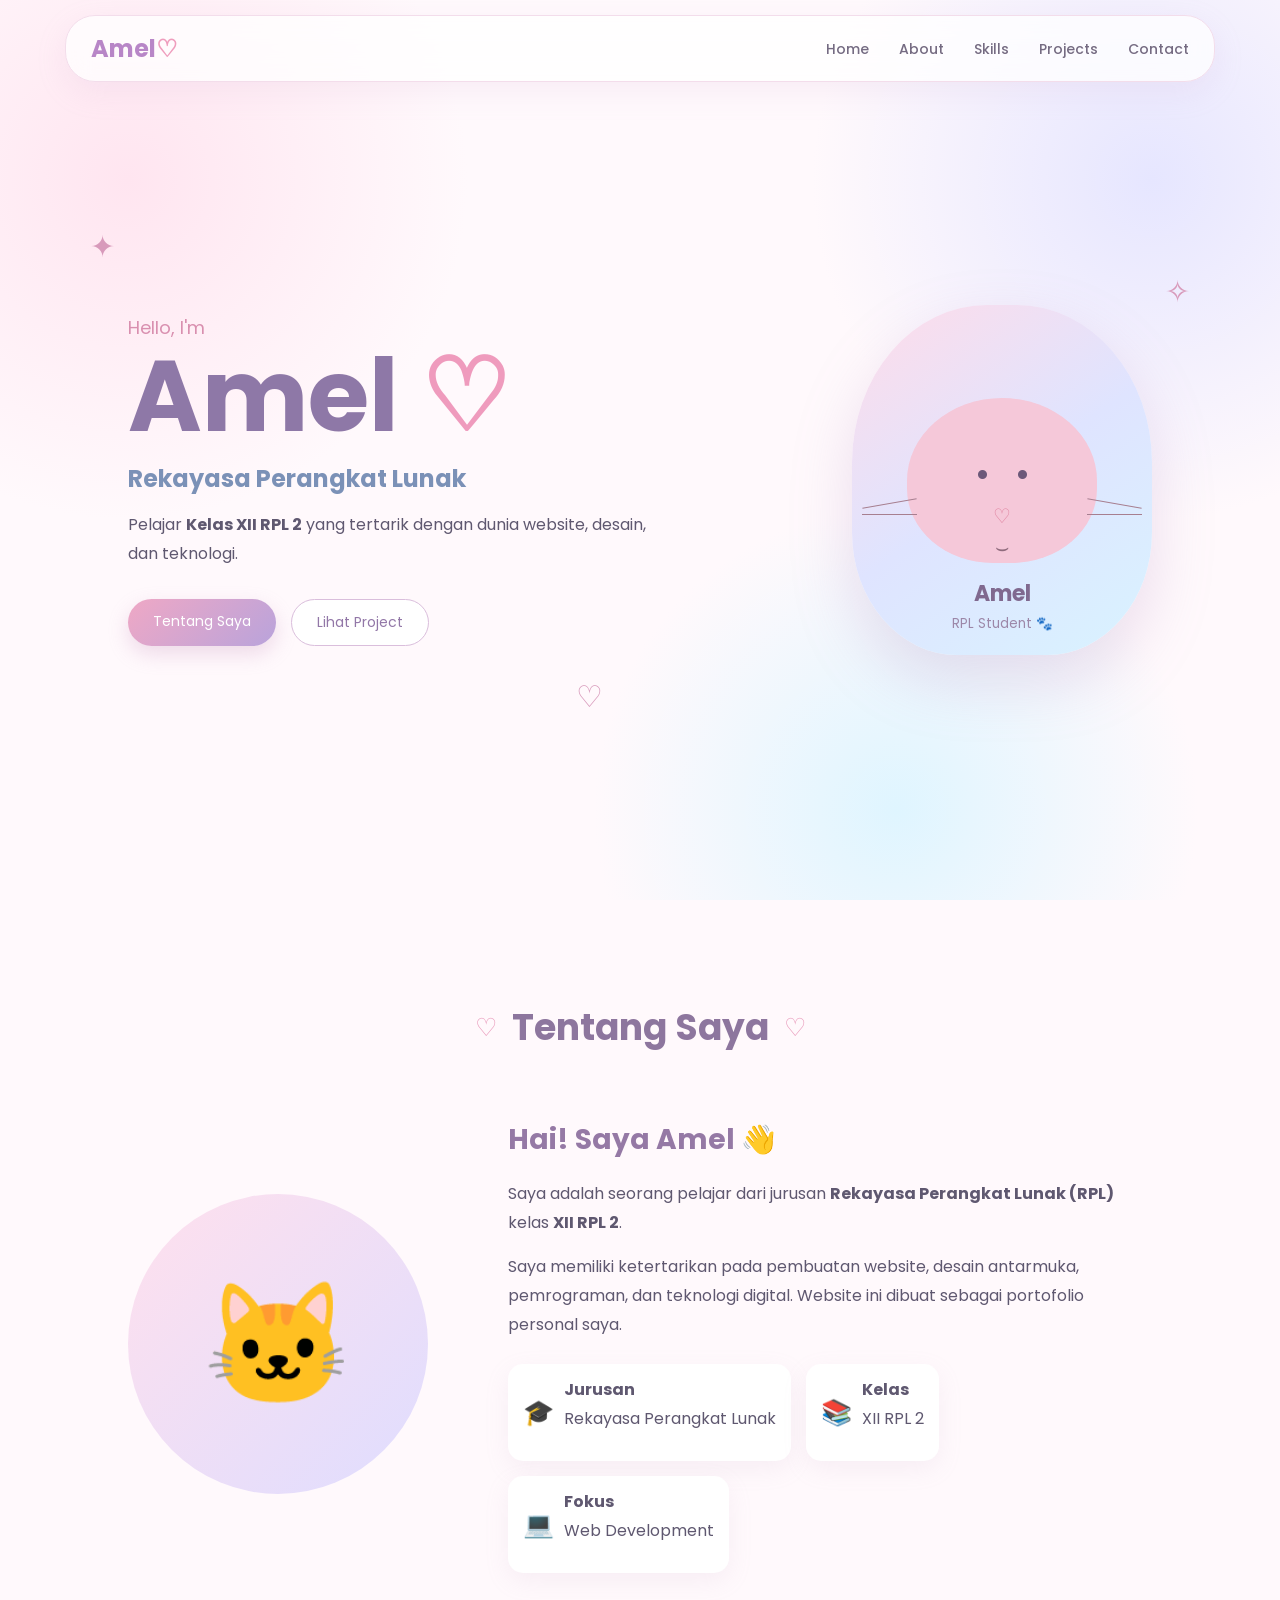
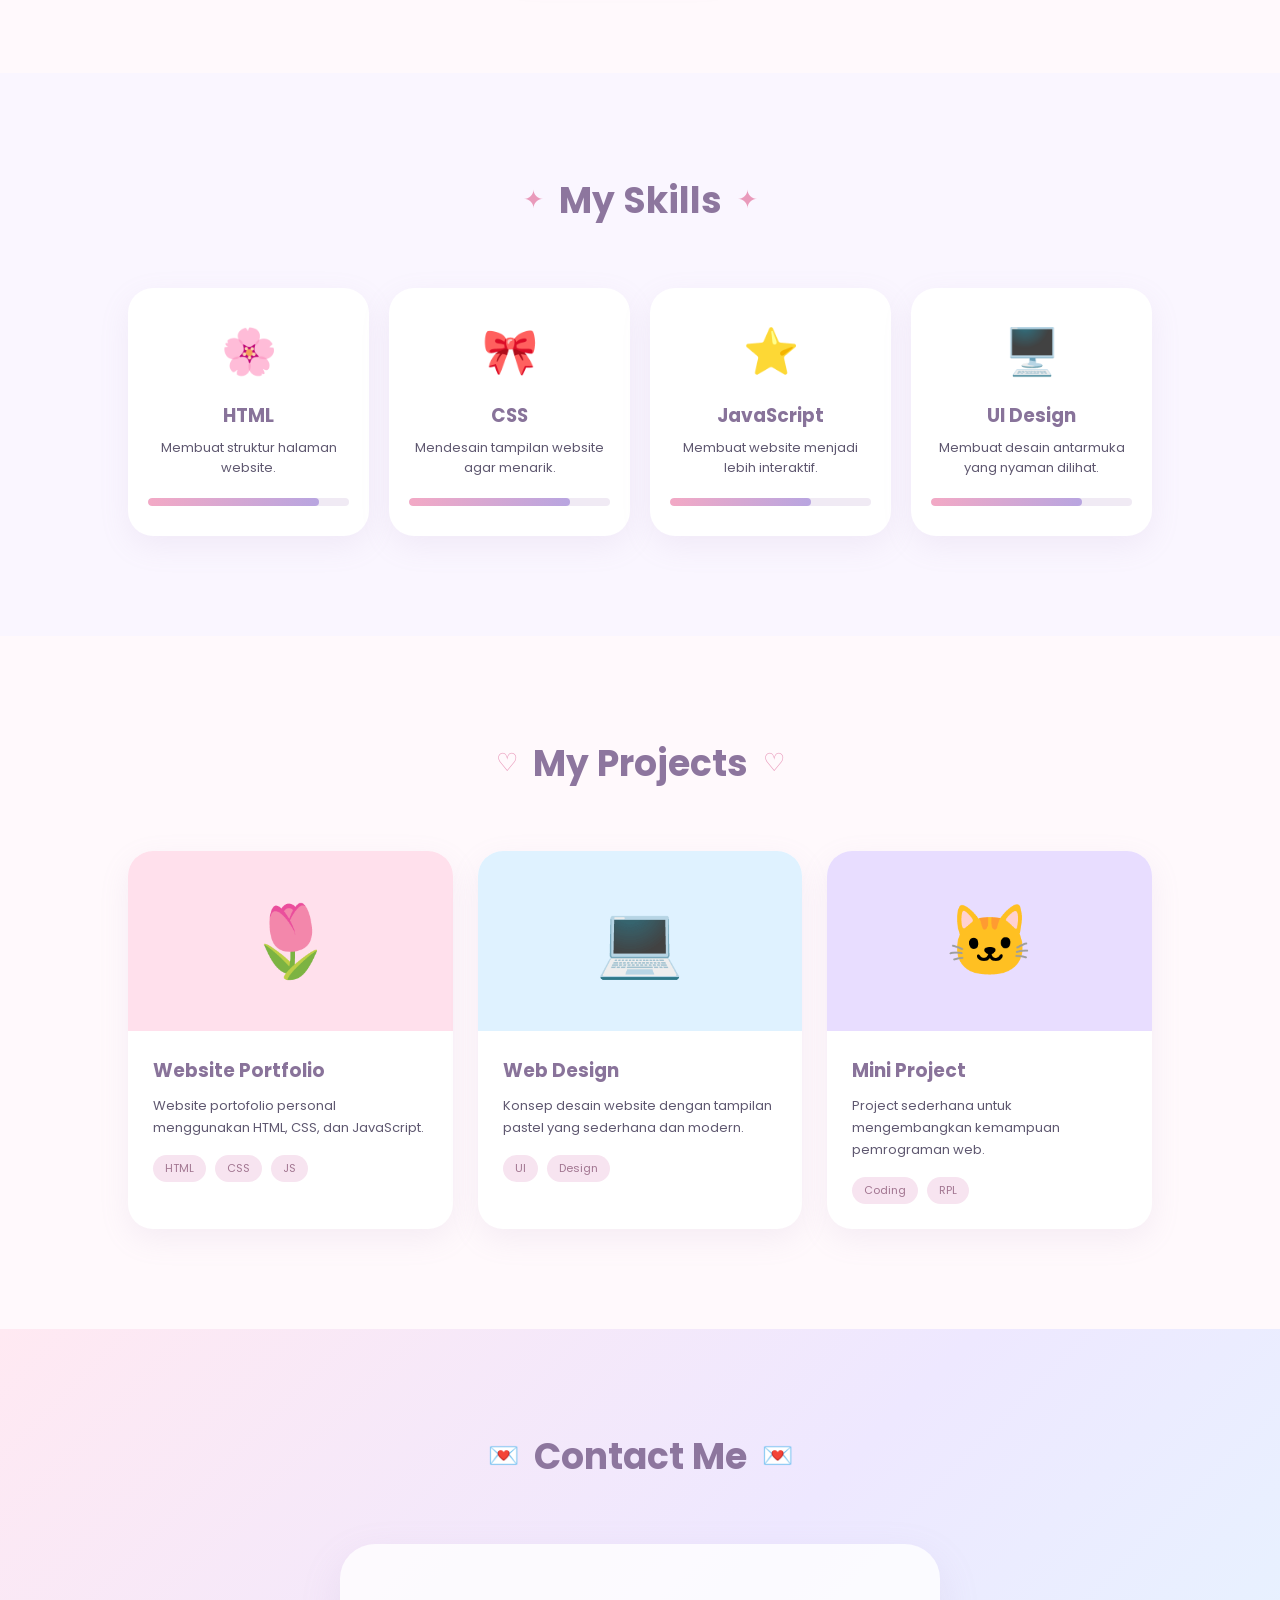
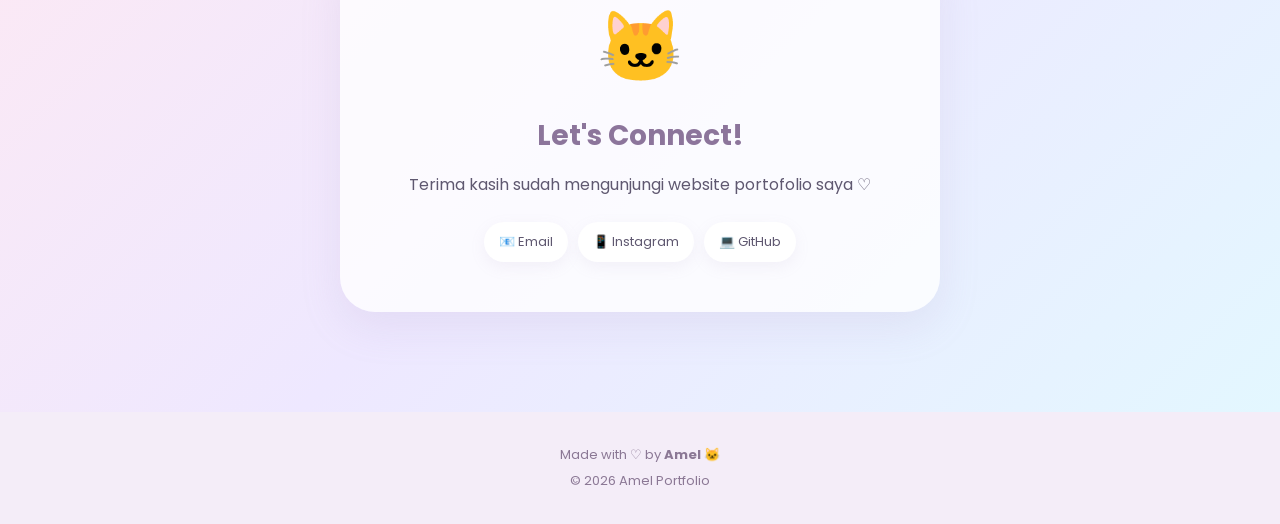
<file: index.html>
<!DOCTYPE html>
<html lang="id">
<head>
    <meta charset="UTF-8">
    <meta name="viewport" content="width=device-width, initial-scale=1.0">
    <title>Portofolio Amel</title>

    <link rel="stylesheet" href="style.css">

    <!-- Google Font -->
    <link rel="preconnect" href="https://fonts.googleapis.com">
    <link rel="preconnect" href="https://fonts.gstatic.com" crossorigin>
    <link href="https://fonts.googleapis.com/css2?family=Poppins:wght@300;400;500;600;700&display=swap" rel="stylesheet">
</head>

<body>

    <!-- Navbar -->
    <header>
        <nav class="navbar">
            <div class="logo">Amel<span>♡</span></div>

            <ul class="nav-menu">
                <li><a href="#home">Home</a></li>
                <li><a href="#about">About</a></li>
                <li><a href="#skills">Skills</a></li>
                <li><a href="#projects">Projects</a></li>
                <li><a href="#contact">Contact</a></li>
            </ul>

            <button class="menu-btn" onclick="toggleMenu()">☰</button>
        </nav>
    </header>

    <!-- HOME -->
    <section id="home" class="hero">

        <div class="sparkle sparkle1">✦</div>
        <div class="sparkle sparkle2">✧</div>
        <div class="sparkle sparkle3">♡</div>

        <div class="hero-text">
            <p class="hello">Hello, I'm</p>

            <h1>Amel <span>♡</span></h1>

            <h2>Rekayasa Perangkat Lunak</h2>

            <p class="class">
                Pelajar <b>Kelas XII RPL 2</b> yang tertarik dengan
                dunia website, desain, dan teknologi.
            </p>

            <div class="buttons">
                <a href="#about" class="btn primary">Tentang Saya</a>
                <a href="#projects" class="btn secondary">Lihat Project</a>
            </div>
        </div>

        <!-- Kartu profil -->
        <div class="profile-card">
            <div class="cat-ear left-ear"></div>
            <div class="cat-ear right-ear"></div>

            <div class="cat-face">
                <div class="cat-eyes">
                    <span>•</span>
                    <span>•</span>
                </div>

                <div class="cat-nose">♡</div>

                <div class="cat-mouth">⌣</div>

                <div class="whisker left">
                    <i></i>
                    <i></i>
                </div>

                <div class="whisker right">
                    <i></i>
                    <i></i>
                </div>
            </div>

            <div class="card-name">
                <strong>Amel</strong>
                <small>RPL Student 🐾</small>
            </div>
        </div>

        <!-- Kucing berjalan -->
        <div class="walking-cat">
            🐈
        </div>

    </section>


    <!-- ABOUT -->
    <section id="about" class="section">

        <div class="section-title">
            <span>♡</span>
            <h2>Tentang Saya</h2>
            <span>♡</span>
        </div>

        <div class="about-container">

            <div class="about-image">
                <div class="cute-circle">
                    🐱
                </div>
            </div>

            <div class="about-text">
                <h3>Hai! Saya Amel 👋</h3>

                <p>
                    Saya adalah seorang pelajar dari jurusan
                    <strong>Rekayasa Perangkat Lunak (RPL)</strong>
                    kelas <strong>XII RPL 2</strong>.
                </p>

                <p>
                    Saya memiliki ketertarikan pada pembuatan website,
                    desain antarmuka, pemrograman, dan teknologi digital.
                    Website ini dibuat sebagai portofolio personal saya.
                </p>

                <div class="info-box">
                    <div>
                        <span>🎓</span>
                        <p><b>Jurusan</b><br>Rekayasa Perangkat Lunak</p>
                    </div>

                    <div>
                        <span>📚</span>
                        <p><b>Kelas</b><br>XII RPL 2</p>
                    </div>

                    <div>
                        <span>💻</span>
                        <p><b>Fokus</b><br>Web Development</p>
                    </div>
                </div>
            </div>

        </div>
    </section>


    <!-- SKILLS -->
    <section id="skills" class="section skills-section">

        <div class="section-title">
            <span>✦</span>
            <h2>My Skills</h2>
            <span>✦</span>
        </div>

        <div class="skills-container">

            <div class="skill-card">
                <div class="skill-icon html">🌸</div>
                <h3>HTML</h3>
                <p>Membuat struktur halaman website.</p>

                <div class="progress">
                    <div style="width: 85%"></div>
                </div>
            </div>

            <div class="skill-card">
                <div class="skill-icon css">🎀</div>
                <h3>CSS</h3>
                <p>Mendesain tampilan website agar menarik.</p>

                <div class="progress">
                    <div style="width: 80%"></div>
                </div>
            </div>

            <div class="skill-card">
                <div class="skill-icon js">⭐</div>
                <h3>JavaScript</h3>
                <p>Membuat website menjadi lebih interaktif.</p>

                <div class="progress">
                    <div style="width: 70%"></div>
                </div>
            </div>

            <div class="skill-card">
                <div class="skill-icon design">🖥️</div>
                <h3>UI Design</h3>
                <p>Membuat desain antarmuka yang nyaman dilihat.</p>

                <div class="progress">
                    <div style="width: 75%"></div>
                </div>
            </div>

        </div>
    </section>


    <!-- PROJECTS -->
    <section id="projects" class="section">

        <div class="section-title">
            <span>♡</span>
            <h2>My Projects</h2>
            <span>♡</span>
        </div>

        <div class="project-container">

            <div class="project-card">
                <div class="project-image pink">
                    🌷
                </div>

                <div class="project-content">
                    <h3>Website Portfolio</h3>
                    <p>
                        Website portofolio personal menggunakan
                        HTML, CSS, dan JavaScript.
                    </p>

                    <span class="tag">HTML</span>
                    <span class="tag">CSS</span>
                    <span class="tag">JS</span>
                </div>
            </div>


            <div class="project-card">
                <div class="project-image blue">
                    💻
                </div>

                <div class="project-content">
                    <h3>Web Design</h3>
                    <p>
                        Konsep desain website dengan tampilan
                        pastel yang sederhana dan modern.
                    </p>

                    <span class="tag">UI</span>
                    <span class="tag">Design</span>
                </div>
            </div>


            <div class="project-card">
                <div class="project-image purple">
                    🐱
                </div>

                <div class="project-content">
                    <h3>Mini Project</h3>
                    <p>
                        Project sederhana untuk mengembangkan
                        kemampuan pemrograman web.
                    </p>

                    <span class="tag">Coding</span>
                    <span class="tag">RPL</span>
                </div>
            </div>

        </div>
    </section>


    <!-- CONTACT -->
    <section id="contact" class="section contact-section">

        <div class="section-title">
            <span>💌</span>
            <h2>Contact Me</h2>
            <span>💌</span>
        </div>

        <div class="contact-card">

            <div class="contact-cat">
                🐱
            </div>

            <h3>Let's Connect!</h3>

            <p>
                Terima kasih sudah mengunjungi website portofolio saya ♡
            </p>

            <div class="contact-info">
                <div>📧 Email</div>
                <div>📱 Instagram</div>
                <div>💻 GitHub</div>
            </div>

        </div>

    </section>


    <!-- FOOTER -->
    <footer>
        <p>
            Made with ♡ by <strong>Amel</strong> 🐱
        </p>

        <p>
            © <span id="year"></span> Amel Portfolio
        </p>
    </footer>


    <script src="script.js"></script>

</body>
</html>
</file>
<file: style.css>
* {
    margin: 0;
    padding: 0;
    box-sizing: border-box;
    scroll-behavior: smooth;
}

body {
    font-family: "Poppins", sans-serif;
    background: #fff9fc;
    color: #5f5870;
    overflow-x: hidden;
}

/* ================= NAVBAR ================= */

header {
    position: fixed;
    width: 100%;
    top: 0;
    z-index: 1000;
}

.navbar {
    width: 90%;
    max-width: 1150px;
    margin: 15px auto;
    padding: 15px 25px;

    display: flex;
    justify-content: space-between;
    align-items: center;

    background: rgba(255, 255, 255, 0.75);
    backdrop-filter: blur(12px);

    border: 1px solid #f3ddeb;
    border-radius: 30px;

    box-shadow: 0 10px 30px rgba(210, 170, 205, 0.15);
}

.logo {
    font-size: 24px;
    font-weight: 700;
    color: #b886c7;
}

.logo span {
    color: #ef9dbd;
}

.nav-menu {
    display: flex;
    list-style: none;
    gap: 30px;
}

.nav-menu a {
    text-decoration: none;
    color: #756b82;
    font-size: 14px;
    font-weight: 500;
    transition: 0.3s;
}

.nav-menu a:hover {
    color: #d88fb1;
}

.menu-btn {
    display: none;
    border: none;
    background: none;
    font-size: 25px;
    color: #a77ab8;
}


/* ================= HERO ================= */

.hero {
    min-height: 100vh;
    padding: 140px 10% 80px;

    display: flex;
    align-items: center;
    justify-content: space-between;
    gap: 50px;

    position: relative;
    overflow: hidden;

    background:
        radial-gradient(circle at 10% 20%, #ffe5f0 0, transparent 25%),
        radial-gradient(circle at 90% 20%, #e6e6ff 0, transparent 25%),
        radial-gradient(circle at 70% 90%, #dff5ff 0, transparent 25%);
}

.hero-text {
    max-width: 600px;
    z-index: 2;
}

.hello {
    color: #d98faf;
    font-size: 18px;
    margin-bottom: 5px;
}

.hero h1 {
    font-size: clamp(60px, 9vw, 100px);
    line-height: 1;
    color: #8e78a7;
}

.hero h1 span {
    color: #ef9bbd;
}

.hero h2 {
    margin-top: 15px;
    font-size: 24px;
    color: #7b91b7;
}

.class {
    margin-top: 15px;
    line-height: 1.8;
    max-width: 520px;
}

.buttons {
    display: flex;
    gap: 15px;
    margin-top: 30px;
}

.btn {
    text-decoration: none;
    padding: 12px 25px;
    border-radius: 30px;
    transition: 0.3s;
    font-size: 14px;
}

.primary {
    background: linear-gradient(135deg, #efa8c5, #b9a3db);
    color: white;
    box-shadow: 0 8px 20px rgba(200, 145, 190, 0.3);
}

.secondary {
    border: 1px solid #dabedc;
    color: #9277a7;
    background: white;
}

.btn:hover {
    transform: translateY(-4px);
}


/* ================= CAT PROFILE ================= */

.profile-card {
    width: 300px;
    height: 350px;

    position: relative;

    display: flex;
    align-items: center;
    justify-content: center;

    background: linear-gradient(
        145deg,
        #ffdce9,
        #dfe4ff,
        #d8f3ff
    );

    border-radius: 45% 45% 35% 35%;

    box-shadow:
        0 25px 60px rgba(175, 140, 190, 0.25);

    animation: floating 4s ease-in-out infinite;
}

.cat-face {
    width: 190px;
    height: 165px;

    background: #f5c8d9;
    border-radius: 50% 50% 45% 45%;

    position: relative;
}

.cat-ear {
    width: 70px;
    height: 80px;

    background: #f5c8d9;
    position: absolute;
    top: 50px;

    z-index: -1;
}

.left-ear {
    left: 45px;
    transform: rotate(-30deg);
    border-radius: 15px 50px 10px 50px;
}

.right-ear {
    right: 45px;
    transform: rotate(30deg);
    border-radius: 50px 15px 50px 10px;
}

.cat-eyes {
    display: flex;
    justify-content: space-around;
    padding: 50px 55px 0;

    font-size: 35px;
    color: #6c5879;
}

.cat-nose {
    text-align: center;
    color: #df829f;
    font-size: 20px;
}

.cat-mouth {
    text-align: center;
    font-size: 22px;
    color: #8f6b7d;
}

.whisker {
    position: absolute;
    top: 95px;
}

.whisker i {
    display: block;
    width: 55px;
    height: 1px;
    background: #a77f90;
    margin: 10px;
}

.whisker.left {
    left: -55px;
}

.whisker.right {
    right: -55px;
}

.whisker.right i:first-child {
    transform: rotate(10deg);
}

.whisker.left i:first-child {
    transform: rotate(-10deg);
}

.card-name {
    position: absolute;
    bottom: 20px;
    text-align: center;
    color: #80698f;
}

.card-name strong {
    display: block;
    font-size: 22px;
}

.card-name small {
    color: #9c87a8;
}


/* ================= WALKING CAT ================= */

.walking-cat {
    position: absolute;
    bottom: 25px;
    left: -80px;

    font-size: 55px;

    animation: walk 14s linear infinite;
}

@keyframes walk {
    0% {
        left: -80px;
        transform: scaleX(1);
    }

    48% {
        left: calc(100% - 50px);
        transform: scaleX(1);
    }

    50% {
        left: calc(100% - 50px);
        transform: scaleX(-1);
    }

    98% {
        left: -80px;
        transform: scaleX(-1);
    }

    100% {
        left: -80px;
        transform: scaleX(1);
    }
}

@keyframes floating {
    0%, 100% {
        transform: translateY(0);
    }

    50% {
        transform: translateY(-15px);
    }
}


/* ================= SPARKLES ================= */

.sparkle {
    position: absolute;
    color: #d89abb;
    font-size: 30px;
    animation: sparkle 2s ease-in-out infinite;
}

.sparkle1 {
    top: 25%;
    left: 7%;
}

.sparkle2 {
    top: 30%;
    right: 7%;
    animation-delay: 0.5s;
}

.sparkle3 {
    bottom: 20%;
    left: 45%;
    animation-delay: 1s;
}

@keyframes sparkle {
    0%, 100% {
        opacity: 0.3;
        transform: scale(0.7) rotate(0deg);
    }

    50% {
        opacity: 1;
        transform: scale(1.2) rotate(20deg);
    }
}


/* ================= SECTION ================= */

.section {
    padding: 100px 10%;
}

.section-title {
    display: flex;
    align-items: center;
    justify-content: center;
    gap: 15px;

    margin-bottom: 60px;
}

.section-title h2 {
    font-size: 36px;
    color: #8d769e;
}

.section-title span {
    color: #e99abb;
    font-size: 25px;
}


/* ================= ABOUT ================= */

.about-container {
    display: flex;
    align-items: center;
    gap: 80px;
    max-width: 1050px;
    margin: auto;
}

.about-image {
    min-width: 300px;
    height: 300px;

    display: grid;
    place-items: center;

    background: linear-gradient(135deg, #ffe0ed, #dfddff);
    border-radius: 50%;
}

.cute-circle {
    font-size: 120px;
    animation: floating 3s ease-in-out infinite;
}

.about-text {
    line-height: 1.8;
}

.about-text h3 {
    font-size: 28px;
    color: #9579a5;
    margin-bottom: 15px;
}

.about-text p {
    margin-bottom: 15px;
}

.info-box {
    display: flex;
    gap: 15px;
    margin-top: 25px;
    flex-wrap: wrap;
}

.info-box div {
    background: white;
    padding: 12px 15px;
    border-radius: 15px;

    display: flex;
    align-items: center;
    gap: 10px;

    box-shadow: 0 8px 25px rgba(190, 160, 190, 0.12);
}

.info-box span {
    font-size: 25px;
}


/* ================= SKILLS ================= */

.skills-section {
    background: #faf6ff;
}

.skills-container {
    display: grid;
    grid-template-columns: repeat(4, 1fr);
    gap: 20px;
}

.skill-card {
    padding: 30px 20px;
    background: white;

    border-radius: 25px;
    text-align: center;

    box-shadow: 0 10px 30px rgba(170, 150, 190, 0.12);

    transition: 0.3s;
}

.skill-card:hover {
    transform: translateY(-8px);
}

.skill-icon {
    font-size: 45px;
    margin-bottom: 15px;
}

.skill-card h3 {
    color: #88739a;
    margin-bottom: 8px;
}

.skill-card p {
    font-size: 13px;
    margin-bottom: 20px;
}

.progress {
    height: 8px;
    background: #f0eaf4;
    border-radius: 10px;
    overflow: hidden;
}

.progress div {
    height: 100%;
    background: linear-gradient(90deg, #f3a9c5, #b8a5e0);
    border-radius: 10px;
}


/* ================= PROJECT ================= */

.project-container {
    display: grid;
    grid-template-columns: repeat(3, 1fr);
    gap: 25px;
}

.project-card {
    overflow: hidden;
    background: white;
    border-radius: 25px;

    box-shadow: 0 10px 30px rgba(170, 150, 190, 0.12);

    transition: 0.3s;
}

.project-card:hover {
    transform: translateY(-8px);
}

.project-image {
    height: 180px;

    display: grid;
    place-items: center;

    font-size: 70px;
}

.pink {
    background: #ffe0ec;
}

.blue {
    background: #dff2ff;
}

.purple {
    background: #e8ddff;
}

.project-content {
    padding: 25px;
}

.project-content h3 {
    color: #89739a;
    margin-bottom: 10px;
}

.project-content p {
    font-size: 13px;
    line-height: 1.7;
    margin-bottom: 15px;
}

.tag {
    display: inline-block;

    padding: 5px 12px;
    margin-right: 5px;

    border-radius: 20px;

    font-size: 11px;

    background: #f7e4f0;
    color: #a27691;
}


/* ================= CONTACT ================= */

.contact-section {
    background:
        linear-gradient(
            135deg,
            #ffe9f2,
            #eee8ff,
            #e3f7ff
        );
}

.contact-card {
    max-width: 600px;
    margin: auto;

    background: rgba(255,255,255,0.8);

    text-align: center;

    padding: 50px 30px;

    border-radius: 35px;

    box-shadow: 0 15px 40px rgba(170, 150, 190, 0.15);
}

.contact-cat {
    font-size: 70px;
    animation: floating 3s ease-in-out infinite;
}

.contact-card h3 {
    color: #8c759b;
    font-size: 28px;
    margin: 15px 0;
}

.contact-info {
    display: flex;
    justify-content: center;
    flex-wrap: wrap;
    gap: 10px;

    margin-top: 25px;
}

.contact-info div {
    padding: 10px 15px;

    background: white;

    border-radius: 20px;

    font-size: 13px;

    box-shadow: 0 5px 15px rgba(170,150,190,0.1);
}


/* ================= FOOTER ================= */

footer {
    text-align: center;
    padding: 30px;

    background: #f4edf8;

    color: #8b7895;

    font-size: 13px;

    line-height: 2;
}


/* ================= RESPONSIVE ================= */

@media (max-width: 850px) {

    .nav-menu {
        position: absolute;

        top: 70px;
        right: 0;

        width: 200px;

        display: none;
        flex-direction: column;

        padding: 20px;

        background: white;

        border-radius: 20px;

        box-shadow: 0 10px 30px rgba(160,140,180,0.15);
    }

    .nav-menu.active {
        display: flex;
    }

    .menu-btn {
        display: block;
    }

    .hero {
        flex-direction: column;
        text-align: center;
        padding-top: 130px;
    }

    .buttons {
        justify-content: center;
    }

    .profile-card {
        width: 260px;
        height: 310px;
    }

    .about-container {
        flex-direction: column;
        text-align: center;
    }

    .skills-container {
        grid-template-columns: repeat(2, 1fr);
    }

    .project-container {
        grid-template-columns: 1fr;
        max-width: 500px;
        margin: auto;
    }
}


@media (max-width: 500px) {

    .section {
        padding: 80px 6%;
    }

    .hero {
        padding-left: 6%;
        padding-right: 6%;
    }

    .hero h1 {
        font-size: 65px;
    }

    .hero h2 {
        font-size: 19px;
    }

    .skills-container {
        grid-template-columns: 1fr;
    }

    .about-image {
        min-width: 220px;
        width: 220px;
        height: 220px;
    }

    .cute-circle {
        font-size: 85px;
    }

    .section-title h2 {
        font-size: 28px;
    }
}
</file>
